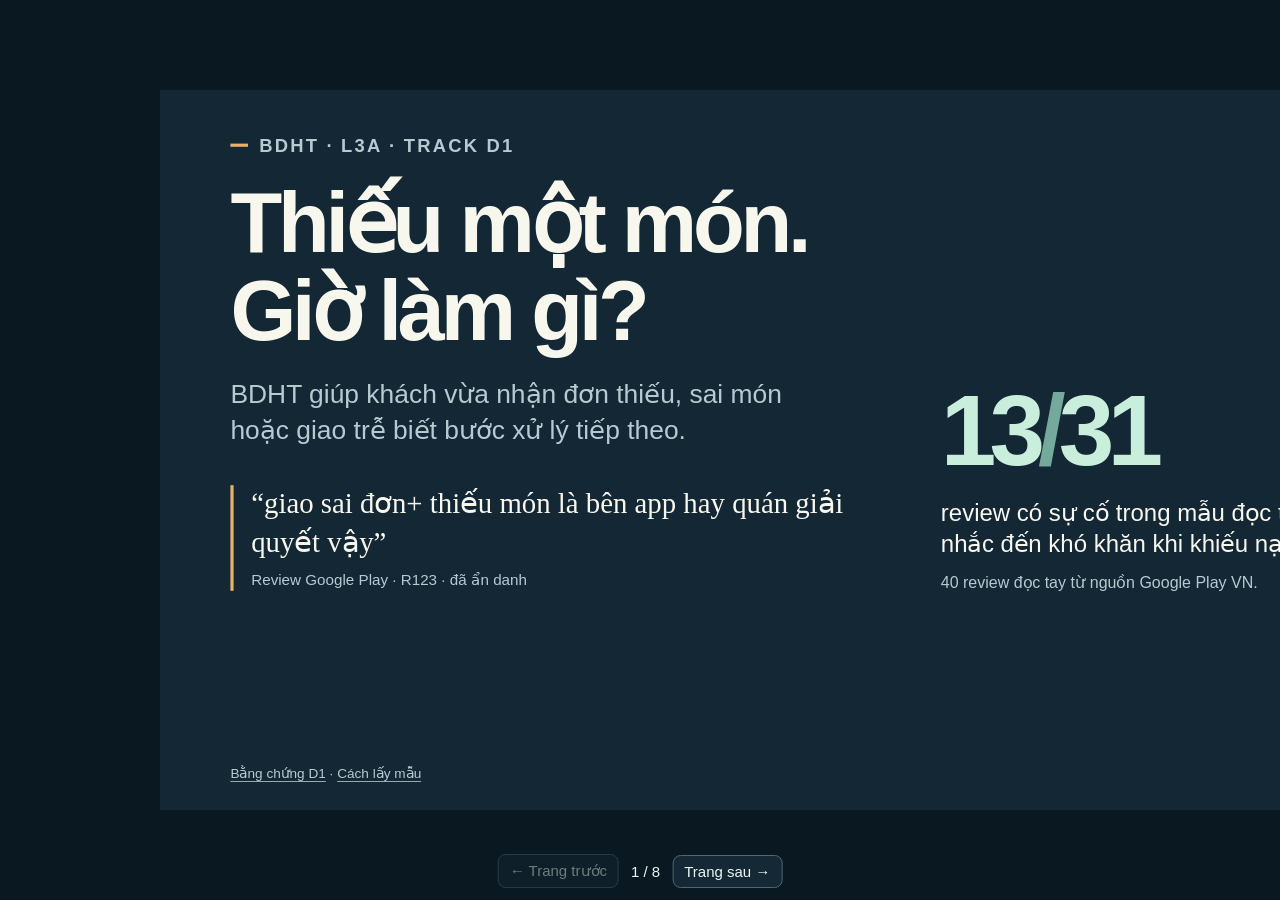
<file: demo-slides.html>
<!doctype html>
<html lang="vi">
<head>
  <meta charset="utf-8">
  <meta name="viewport" content="width=device-width, initial-scale=1">
  <title>BDHT D1 · Khiếu nại đơn giao đồ ăn</title>
  <style>
:root {
  color-scheme: light;
  font-family: "Segoe UI", Arial, sans-serif;
  --dark: #132735;
  --ink: #132735;
  --muted: #435c66;
  --white: #fbfaf5;
  --mint: #c9efdc;
  --accent: #eab068;
  --line: #becfc7;
}
* { box-sizing: border-box; }
body { margin: 0; background: #0a1921; overflow: hidden; }
a { color: inherit; text-underline-offset: 4px; }
button { font: inherit; cursor: pointer; }
#deck { position: absolute; inset: 0; margin: auto; width: 1600px; height: 900px; transform: scale(var(--fit, 1)); }
.slide {
  display: none; position: relative; width: 1600px; height: 900px; padding: 56px 88px 66px;
  color: var(--ink); background: var(--white); flex-direction: column;
}
.slide.is-current { display: flex; }
.slide.dark { background: var(--dark); color: #f8f7ee; --muted: #b5cbd0; --line: #527070; }
.slide.mint { background: #e1f3e9; --line: #a7c9bb; }
.chapter { color: var(--muted); font-size: 23px; font-weight: 650; letter-spacing: .12em; text-transform: uppercase; margin: 0 0 28px; }
.chapter::before { content: ""; display: inline-block; width: 22px; height: 4px; margin-right: 14px; margin-bottom: 6px; background: #ad552b; }
.dark .chapter::before { background: #eab068; }
h1 { font-size: 72px; font-weight: 750; line-height: 1.04; letter-spacing: -.05em; margin: 0 0 32px; }
p { margin: 0; }
.lead { font-size: 33px; line-height: 1.35; color: var(--muted); max-width: 760px; }
.lead.limit { max-width: 1000px; }
.detail { color: var(--muted); font-size: 22px; line-height: 1.42; }
.split { display: grid; grid-template-columns: 1fr 1fr; align-items: center; gap: 56px; }
.sourcebar { display: flex; justify-content: space-between; align-items: center; gap: 20px; position: absolute; bottom: 35px; left: 88px; right: 88px; color: var(--muted); font-size: 17px; }
.sourcebar span:last-child { font-variant-numeric: tabular-nums; }
.opening h1 { font-size: 106px; margin-bottom: 24px; max-width: 840px; }
.pain { grid-template-columns: 820px 1fr; gap: 68px; }
blockquote { margin: 47px 0 0; border-left: 4px solid var(--accent); padding-left: 22px; max-width: 770px; font: 36px/1.32 "Times New Roman", "Liberation Serif", serif; }
cite { display: block; margin-top: 12px; color: var(--muted); font: normal 19px/1.3 "Segoe UI", Arial, sans-serif; }
.pain-data { align-self: start; padding-top: 8px; }
.giant { display: block; color: var(--mint); font-size: 125px; line-height: 1; letter-spacing: -.07em; }
.giant span { color: #75a99c; }
.pain-data p { margin-top: 21px; font-size: 30px; line-height: 1.3; }
.pain-data small { display: block; color: var(--muted); font-size: 20px; margin-top: 17px; }
.tradeoffs { display: grid; gap: 4px; margin: 14px 0 27px; }
.tradeoff { display: grid; grid-template-columns: 205px 1fr 325px; align-items: center; gap: 24px; border-top: 1px solid var(--line); padding: 20px 24px; }
.tradeoff.chosen { background: #e1f3e9; border-color: #96c6ad; }
.tradeoff > strong { font-size: 54px; line-height: 1; letter-spacing: -.035em; }
.tradeoff b { font-size: 29px; }
.tradeoff p { color: var(--muted); margin-top: 4px; font-size: 23px; }
.tradeoff > span { color: var(--muted); font-size: 22px; }
.chosen > span { color: #195846; font-weight: 700; }
.callout { margin-top: 20px; padding: 20px 22px; border-left: 4px solid #ad552b; background: #f4ecde; color: #493424; font-size: 24px; line-height: 1.42; }
.flow { margin-top: 50px; display: grid; grid-template-columns: 1fr auto 1fr auto 1.15fr auto 1fr; gap: 20px; align-items: stretch; }
.flow > div { border-top: 3px solid #427d62; padding: 21px 0 15px; }
.flow > div span { display: block; color: #345b4d; font-size: 21px; }
.flow b { display: block; margin-top: 14px; font-size: 37px; line-height: 1.13; }
.flow-arrow { color: #347654; align-self: center; font-size: 41px; }
.two-notes { display: flex; gap: 70px; margin: 32px 0 26px; padding-top: 22px; border-top: 1px solid var(--line); font-size: 27px; }
.demo { grid-template-columns: 1fr 660px; gap: 72px; align-items: start; }
.demo-cases > .detail { margin-bottom: 12px; }
.demo-case { border-top: 1px solid var(--line); padding: 19px 0; display: grid; gap: 5px; }
.demo-case b { font-size: 30px; }
.demo-case strong { color: #1b6a4b; font-size: 56px; line-height: 1.08; }
.demo-case.hard strong { color: #a04724; }
.demo-case span, figcaption { font-size: 23px; color: var(--muted); }
.product-shot { margin: 0; background: #e7efed; padding: 17px 22px 16px; }
.product-shot img { display: block; width: 100%; height: 430px; object-fit: contain; }
figcaption { font-size: 17px; text-align: center; margin: 12px 0 0; }
.run-numbers { display: flex; align-items: flex-end; gap: 35px; margin: -11px 0 35px; }
.run-numbers span { display: block; color: var(--muted); font-size: 22px; }
.run-numbers strong { color: var(--mint); display: block; font-size: 84px; line-height: 1; letter-spacing: -.04em; }
.run-numbers > b { font-size: 52px; line-height: 1.1; color: #eab068; }
.eval-layout { grid-template-columns: 1fr 1fr; gap: 60px; align-items: start; margin-bottom: 29px; }
.case-explainer { border-top: 1px solid var(--line); padding-top: 20px; font-size: 26px; line-height: 1.37; }
.case-explainer p { margin: 12px 0; color: var(--muted); }
.case-explainer strong { color: var(--mint); }
.metrics { border-collapse: collapse; width: 100%; font-size: 22px; text-align: left; }
.metrics th, .metrics td { border-bottom: 1px solid var(--line); padding: 11px 10px; }
.metrics th { color: var(--muted); }
.metrics td:last-child { color: var(--mint); font-weight: 650; }
.cost-feature { display: flex; align-items: center; gap: 34px; margin-bottom: 32px; }
.cost-feature > strong { font-size: 91px; color: #1e654c; line-height: 1; letter-spacing: -.055em; }
.cost-feature b { display: block; font-size: 28px; }
.cost-feature p { color: var(--muted); font-size: 23px; margin-top: 5px; }
.cost-scenarios { display: grid; grid-template-columns: repeat(3, 1fr); gap: 20px; margin-bottom: 23px; }
.cost-scenarios > div { border-top: 1px solid var(--line); padding: 17px 22px; display: grid; gap: 5px; }
.cost-scenarios .main-scenario { background: #e1f3e9; border-color: #80ae98; }
.cost-scenarios span { color: var(--muted); font-size: 24px; }
.cost-scenarios strong { font-size: 48px; letter-spacing: -.04em; }
.cost-scenarios small { color: var(--muted); font-size: 20px; }
.decision-lines { display: grid; margin: 25px 0; }
.decision-lines p { display: grid; grid-template-columns: 330px 1fr; align-items: baseline; gap: 22px; padding: 17px 0; border-top: 1px solid var(--line); }
.decision-lines strong { color: #1f654a; font-size: 56px; line-height: 1; letter-spacing: -.04em; }
.decision-lines span { font-size: 30px; }
.next-steps { display: grid; margin-top: 8px; }
.next-steps > div { display: grid; grid-template-columns: 65px 590px 1fr; gap: 20px; padding: 25px 0; border-top: 1px solid var(--line); align-items: baseline; }
.next-steps span { color: var(--mint); font: 24px/1.2 Consolas, monospace; }
.next-steps b { font-size: 32px; }
.next-steps p { color: var(--muted); font-size: 25px; line-height: 1.34; }
.closing { margin-top: 35px; color: var(--mint); font-size: 26px; font-weight: 650; }
nav { position: fixed; bottom: 12px; left: 50%; transform: translateX(-50%); display: flex; align-items: center; gap: 12px; color: #e8f7f4; font-size: 15px; }
nav button { border: 1px solid #4f6770; border-radius: 8px; background: #142935; color: #e8f7f4; padding: 7px 11px; }
nav button:disabled { opacity: .45; cursor: default; }
@page { size: 1600px 900px; margin: 0; }
@media print {
  html, body { margin: 0; overflow: visible; background: white; print-color-adjust: exact; -webkit-print-color-adjust: exact; }
  #deck { position: static; width: 1600px; height: auto; transform: none; }
  .slide { display: flex; break-after: page; }
  .slide:last-child { break-after: auto; }
  nav { display: none; }
}
  </style>
</head>
<body>
  <main id="deck" aria-label="Slide thuyết trình D1">
    <section class="slide dark opening is-current" aria-labelledby="title-1">
      <p class="chapter">BDHT · L3A · Track D1</p>
      <h1 id="title-1">Thiếu một món.<br>Giờ làm gì?</h1>
      <div class="split pain">
        <div>
          <p class="lead">BDHT giúp khách vừa nhận đơn thiếu, sai món hoặc giao trễ biết bước xử lý tiếp theo.</p>
          <blockquote>“giao sai đơn+ thiếu món là bên app hay quán giải quyết vậy”
            <cite>Review Google Play · R123 · đã ẩn danh</cite>
          </blockquote>
        </div>
        <div class="pain-data">
          <strong class="giant">13<span>/</span>31</strong>
          <p>review có sự cố trong mẫu đọc tay nhắc đến khó khăn khi khiếu nại.</p>
          <small>40 review đọc tay từ nguồn Google Play VN.</small>
        </div>
      </div>
      <footer class="sourcebar"><span><a href="https://github.com/NguyenDacThe/K5-Day15-L3A-BDHT/blob/main/evidence/summary.md">Bằng chứng D1</a> · <a href="https://github.com/NguyenDacThe/K5-Day15-L3A-BDHT/blob/main/evidence/data-mining.md">Cách lấy mẫu</a></span><span>1 / 8</span></footer>
    </section>

    <section class="slide light" aria-labelledby="title-2">
      <p class="chapter">Chọn bài toán</p>
      <h1 id="title-2">Bắt đầu từ thiếu và sai món</h1>
      <div class="tradeoffs">
        <div class="tradeoff chosen"><strong>12/19</strong><div><b>Thiếu hoặc sai món</b><p>Review trong nhóm này nhắc khó khiếu nại.</p></div><span>Luồng chính</span></div>
        <div class="tradeoff"><strong>1/12</strong><div><b>Giao trễ</b><p>Review giao trễ nhắc khó khiếu nại.</p></div><span>Thử ca sát ngưỡng</span></div>
        <div class="tradeoff"><strong>169</strong><div><b>Liên hệ nhiều lần</b><p>Review khớp từ khóa trong 5.433 review đã bỏ trùng.</p></div><span>Hoãn để có lịch sử hồ sơ</span></div>
      </div>
      <p class="callout"><b>2.400 phút/tháng</b> xử lý ước tính ở kịch bản cơ sở. Quy mô 300 khách, 1,6 ca/khách, 5 phút/ca.</p>
      <footer class="sourcebar"><span><a href="https://github.com/NguyenDacThe/K5-Day15-L3A-BDHT/blob/main/spec.md">Spec §2 · Bảng impact</a> · <a href="https://github.com/NguyenDacThe/K5-Day15-L3A-BDHT/blob/main/evidence/summary.md">Số đếm review</a></span><span>2 / 8</span></footer>
    </section>

    <section class="slide mint" aria-labelledby="title-3">
      <p class="chapter">Thiết kế</p>
      <h1 id="title-3">Khoản tiền phải có căn cứ từ đơn</h1>
      <p class="lead limit">Khách gửi mã đơn và một mô tả. Hệ thống trả phương án kèm căn cứ và bước cần làm.</p>
      <div class="flow" aria-label="Luồng tiếp nhận và xử lý">
        <div><span>Đầu vào</span><b>Mã đơn<br>+ mô tả</b></div>
        <span class="flow-arrow" aria-hidden="true">→</span>
        <div><span>OpenAI</span><b>Nhận diện<br>sự cố</b></div>
        <span class="flow-arrow" aria-hidden="true">→</span>
        <div><span>Python</span><b>Đối chiếu đơn<br>và hạn mức</b></div>
        <span class="flow-arrow" aria-hidden="true">→</span>
        <div><span>Đầu ra</span><b>Phương án<br>và lý do</b></div>
      </div>
      <div class="two-notes"><p><b>Thiếu bằng chứng</b> → hỏi bổ sung.</p><p><b>Vượt mức</b> → yêu cầu người xem xét.</p></div>
      <p class="detail">Bản thử nghiệm tra 9 đơn và 3 quy tắc <strong>demo-1</strong>.</p>
      <footer class="sourcebar"><span><a href="https://github.com/NguyenDacThe/K5-Day15-L3A-BDHT/blob/main/spec.md">Spec §4 · Kiến trúc</a> · <a href="https://github.com/NguyenDacThe/K5-Day15-L3A-BDHT/blob/main/data/demo/README.md">Đơn và quy tắc thử nghiệm</a></span><span>3 / 8</span></footer>
    </section>

    <section class="slide light" aria-labelledby="title-4">
      <p class="chapter">Demo trực tiếp</p>
      <h1 id="title-4">Cùng một đơn, hai yêu cầu</h1>
      <div class="split demo">
        <div class="demo-cases">
          <p class="detail">D1-001 · Đơn dùng để thử</p>
          <div class="demo-case"><b>“Thiếu một phần khoai.”</b><strong>35.000đ</strong><span>Đề xuất hoàn phần đã xác minh.</span></div>
          <div class="demo-case hard"><b>“Xin hoàn cả đơn 500.000đ.”</b><strong>0đ</strong><span>Cần nhân viên xem xét.</span></div>
        </div>
        <figure class="product-shot">
          <!-- Ảnh nhúng từ slides/demo-proof.png để mở tệp HTML độc lập. -->
          <img src="[data-uri]" alt="Giao diện live trả đề xuất hoàn 35.000 đồng và quy tắc D1-MISSING">
          <figcaption>Phản hồi live của ca thiếu khoai trên bản CP4.</figcaption>
        </figure>
      </div>
      <footer class="sourcebar"><span><a href="https://github.com/NguyenDacThe/K5-Day15-L3A-BDHT/blob/main/eval/run-2.csv">Ca B01 và B02 · Lượt 2</a> · <a href="https://github.com/NguyenDacThe/K5-Day15-L3A-BDHT/blob/main/demo/links.md">Kịch bản demo</a></span><span>4 / 8</span></footer>
    </section>

    <section class="slide dark" aria-labelledby="title-5">
      <p class="chapter">Đánh giá</p>
      <h1 id="title-5">Một lần sửa, một ca hết trượt</h1>
      <div class="run-numbers"><div><span>Lượt 1</span><strong>23/24</strong></div><b aria-hidden="true">→</b><div><span>Lượt 2</span><strong>24/24</strong></div></div>
      <div class="split eval-layout">
        <div class="case-explainer">
          <b>B15 · Khách nói đã khiếu nại nhiều lần.</b>
          <p>Model từng hiểu nhầm thành đòi hoàn cả đơn. Rule bây giờ kiểm lời khách trước khi dùng giá trị cả đơn.</p>
          <strong>Lượt 2 trả 0đ, chưa đủ điều kiện bồi thường.</strong>
        </div>
        <table class="metrics">
          <thead><tr><th>Chỉ số</th><th>Chuẩn CP2</th><th>Lượt 2</th></tr></thead>
          <tbody>
            <tr><td>Trong hạn mức</td><td>100%</td><td>24/24</td></tr>
            <tr><td>Quyết định đúng</td><td>≥85% · ≥21/24</td><td>24/24</td></tr>
            <tr><td>Đúng quy tắc</td><td>≥90%</td><td>17/17</td></tr>
            <tr><td>Từ chối an toàn</td><td>100%</td><td>2/2</td></tr>
          </tbody>
        </table>
      </div>
      <p class="detail">Cùng 24 ca, gồm 8 ca dựa trên review và 16 ca tự viết · gpt-4o-mini-2024-07-18</p>
      <footer class="sourcebar"><span><a href="https://github.com/NguyenDacThe/K5-Day15-L3A-BDHT/blob/main/eval/report.md">Hồ sơ chấm hai lượt</a> · <a href="https://github.com/NguyenDacThe/K5-Day15-L3A-BDHT/blob/main/eval/run-2.csv">run-2@20261127-230130</a></span><span>5 / 8</span></footer>
    </section>

    <section class="slide light" aria-labelledby="title-6">
      <p class="chapter">Chi phí</p>
      <h1 id="title-6">Đo chi phí trên 50 phiên live</h1>
      <div class="cost-feature"><strong>0,000073</strong><div><b>USD / task thành công</b><p>GPT-4o mini · Dùng tỷ lệ đạt 24/24 từ lượt 2.</p></div></div>
      <div class="cost-scenarios">
        <div><span>100 khách/tháng</span><strong>$0,0103</strong><small>Thấp · 160 phiên</small></div>
        <div class="main-scenario"><span>300 khách/tháng</span><strong>$0,0309</strong><small>Cơ sở · 480 phiên</small></div>
        <div><span>1.000 khách/tháng</span><strong>$0,1032</strong><small>Cao · 1.600 phiên</small></div>
      </div>
      <p class="detail">Cùng lượng token, giá GPT-4.1 mini cho kịch bản cơ sở là 0,0825 USD/tháng. Quy mô và tần suất do nhóm ước tính.</p>
      <p class="callout">Cơ sở có <b>2.400 phút xử lý/tháng</b> ước tính. Nhóm sẽ đo số phút thực sự tiết kiệm khi thử nội bộ.</p>
      <footer class="sourcebar"><span><a href="https://github.com/NguyenDacThe/K5-Day15-L3A-BDHT/blob/main/cost/cost-estimate.md">Bảng chi phí và nguồn giá</a> · <a href="https://github.com/NguyenDacThe/K5-Day15-L3A-BDHT/blob/main/cost/simulate-1.csv">50 phiên đo thật</a></span><span>6 / 8</span></footer>
    </section>

    <section class="slide mint decision" aria-labelledby="title-7">
      <p class="chapter">Quyết định</p>
      <h1 id="title-7">Thử nội bộ có người duyệt</h1>
      <p class="lead limit">Ưu tiên kiểm tra xem khách có hiểu phương án và biết phải làm gì tiếp theo.</p>
      <div class="decision-lines">
        <p><strong>13/31</strong><span>Review có sự cố nhắc vướng mắc khi khiếu nại.</span></p>
        <p><strong>24/24</strong><span>Ca thử đạt sau khi sửa lỗi suy diễn ở B15.</span></p>
        <p><strong>$0,0309</strong><span>Chi phí model mỗi tháng trong kịch bản 300 khách.</span></p>
      </div>
      <p class="detail">Thử trên dữ liệu demo-1. Kết quả vượt mức hiển thị cần xem xét, chưa tạo hồ sơ cho CSKH.</p>
      <footer class="sourcebar"><span><a href="https://github.com/NguyenDacThe/K5-Day15-L3A-BDHT/blob/main/evidence/summary.md">Bằng chứng</a> · <a href="https://github.com/NguyenDacThe/K5-Day15-L3A-BDHT/blob/main/eval/report.md">Kết quả</a> · <a href="https://github.com/NguyenDacThe/K5-Day15-L3A-BDHT/blob/main/cost/cost-estimate.md">Chi phí</a></span><span>7 / 8</span></footer>
    </section>

    <section class="slide dark final" aria-labelledby="title-8">
      <p class="chapter">Hướng phát triển</p>
      <h1 id="title-8">Đo trải nghiệm trước khi mở rộng</h1>
      <div class="next-steps">
        <div><span>01</span><b>Quan sát 3 khách từng gặp sự cố</b><p>Cho tự gửi khiếu nại, đo thời gian và hỏi họ sẽ làm gì tiếp.</p></div>
        <div><span>02</span><b>Mở rộng câu thử các ca khó</b><p>Kiểm thêm ca phàn nàn nhiều lần quanh B15, yêu cầu tiền mơ hồ, triệu chứng an toàn thực phẩm và đơn nhiều sự cố.</p></div>
        <div><span>03</span><b>Xác minh dữ liệu vận hành</b><p>Kiểm nguồn đơn được cấp quyền, quy tắc áp dụng và cách bàn giao cho người duyệt.</p></div>
      </div>
      <p class="closing">BDHT · Đơn giao thiếu, sai món và giao trễ</p>
      <footer class="sourcebar"><span><a href="https://github.com/NguyenDacThe/K5-Day15-L3A-BDHT/blob/main/eval/report.md">Phạm vi kết quả</a> · <a href="https://github.com/NguyenDacThe/K5-Day15-L3A-BDHT/blob/main/spec.md">Spec · Giới hạn vận hành</a></span><span>8 / 8</span></footer>
    </section>
  </main>
  <nav aria-label="Điều khiển slide">
    <button id="previous" type="button">← Trang trước</button>
    <span id="count" aria-live="polite"></span>
    <button id="next" type="button">Trang sau →</button>
  </nav>
  <script>
const deck = document.getElementById("deck");
const pages = Array.from(deck.querySelectorAll(".slide"));
const previous = document.getElementById("previous");
const next = document.getElementById("next");
const count = document.getElementById("count");
let index = 0;

function show(page) {
  index = Math.max(0, Math.min(page, pages.length - 1));
  pages.forEach((element, i) => element.classList.toggle("is-current", i === index));
  previous.disabled = index === 0;
  next.disabled = index === pages.length - 1;
  count.textContent = (index + 1) + " / " + pages.length;
}

function fit() {
  const margin = 56;
  const factor = Math.min(window.innerWidth / 1600, (window.innerHeight - margin) / 900);
  deck.style.setProperty("--fit", Math.max(factor, 0.1));
}

previous.addEventListener("click", () => show(index - 1));
next.addEventListener("click", () => show(index + 1));
window.addEventListener("resize", fit);
window.addEventListener("keydown", (event) => {
  if (event.altKey || event.ctrlKey || event.metaKey) return;
  if (["ArrowRight", "PageDown"].includes(event.key)) {
    event.preventDefault();
    show(index + 1);
  } else if (["ArrowLeft", "PageUp"].includes(event.key)) {
    event.preventDefault();
    show(index - 1);
  } else if (event.key === "Home") {
    show(0);
  } else if (event.key === "End") {
    show(pages.length - 1);
  }
});
fit();
show(0);
  </script>
</body>
</html>
</file>
